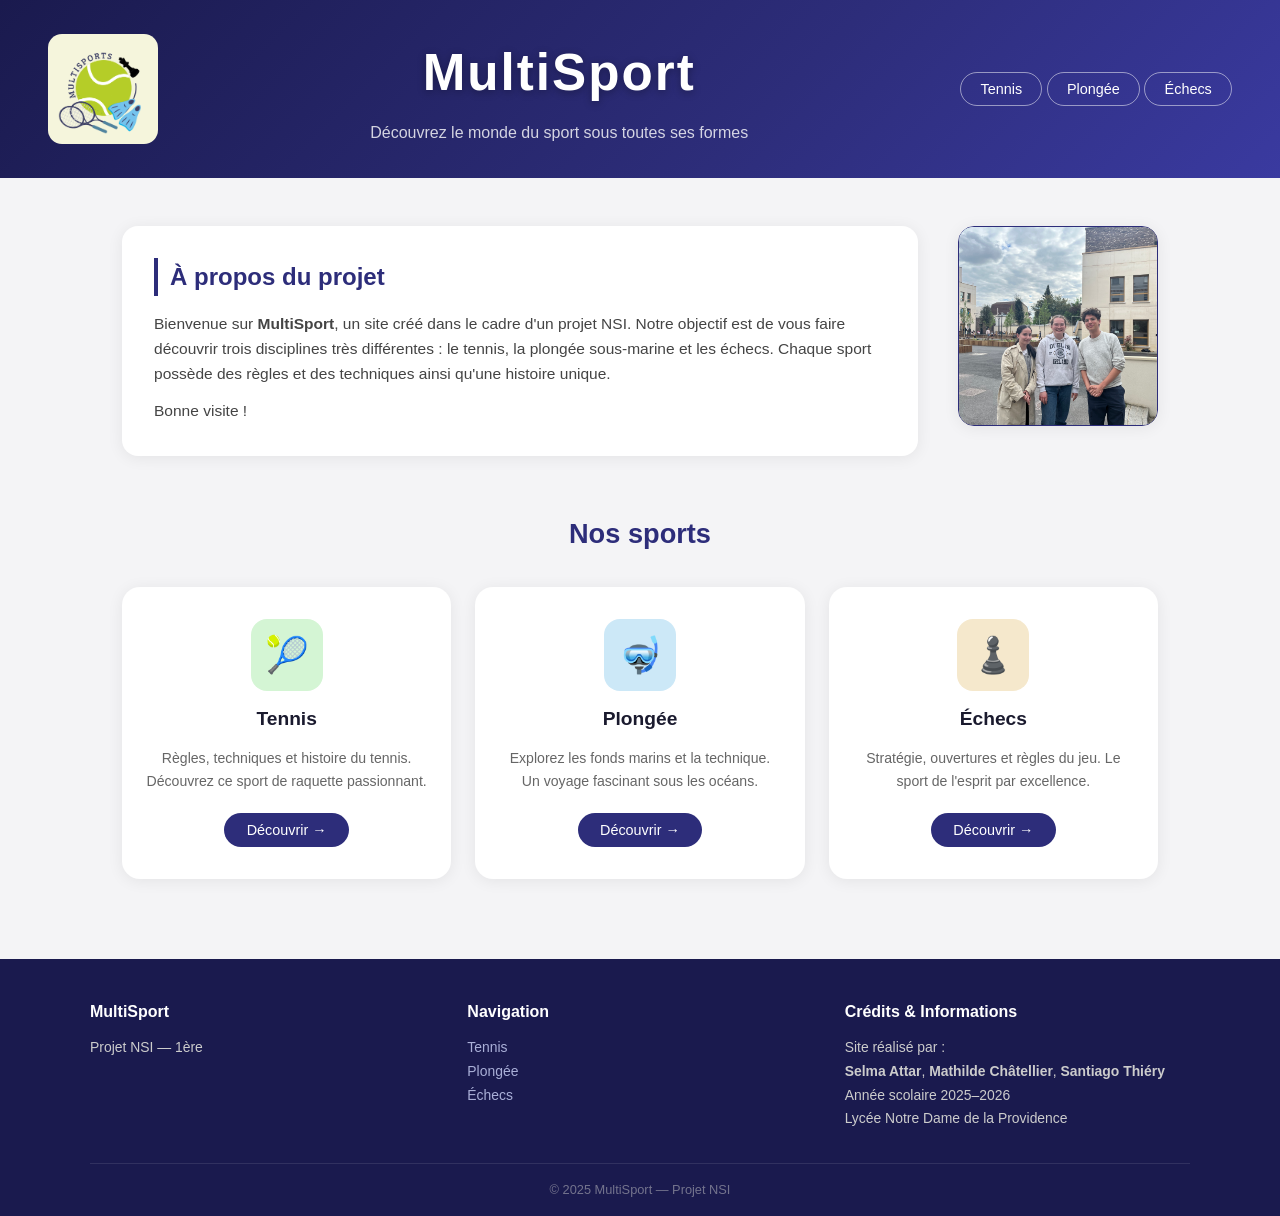
<file: page html/accueil.html>
<!DOCTYPE html>
<html lang="fr">
<head>
  <meta charset="UTF-8" />
  <meta name="viewport" content="width=device-width, initial-scale=1.0" />
  <title>MultiSport</title>
  <link rel="stylesheet" href="../CSS/accueil.css" />
</head>
<body>

  <header class="hero">
    <div class="hero-left">
      <div class="logo-placeholder" id="logo-area">
        <img src="../images/logo.png" alt="plongée">
      </div>
    </div>
    <div class="hero-title">
      <h1>MultiSport</h1>
      <p class="hero-subtitle">Découvrez le monde du sport sous toutes ses formes</p>
    </div>
    <nav class="hero-nav">
      <a href="../page html/Tennis.html" class="nav-link">Tennis</a>
      <a href="../page html/Plongée.html" class="nav-link">Plongée</a>
      <a href="../page html/Chess.html" class="nav-link">Échecs</a>
    </nav>
  </header>

  <main>

    <section class="intro-section">
      <div class="intro-text">
        <h2>À propos du projet</h2>
        <p>
          Bienvenue sur <strong>MultiSport</strong>, un site créé dans le cadre d'un projet NSI.
          Notre objectif est de vous faire découvrir trois disciplines très différentes : le tennis,
          la plongée sous-marine et les échecs. Chaque sport possède des règles et des techniques ainsi qu'une histoire unique.
        </p>
        <p>
          Bonne visite !
        </p>
      </div>
      <div class="team-photo">
        <div class="photo-placeholder" id="team-photo-area">
          <img src="../images/equipe_independante.jpeg" alt="equipe">
        </div>
      </div>
    </section>

    <section class="sports-section">
      <h2 class="section-title">Nos sports</h2>
      <div class="cards-grid">

        <div class="sport-card" id="tennis">
          <div class="card-icon tennis-icon">🎾</div>
          <h3>Tennis</h3>
          <p>Règles, techniques et histoire du tennis. Découvrez ce sport de raquette passionnant.</p>
          <button class="decouvrir-btn" onclick="window.location.href='Tennis.html'">Découvrir →</button>
        </div>

        <div class="sport-card" id="plongee">
          <div class="card-icon plongee-icon">🤿</div>
          <h3>Plongée</h3>
          <p>Explorez les fonds marins et la technique. Un voyage fascinant sous les océans.</p>
          <button class="decouvrir-btn" onclick="window.location.href='Plongée.html'">Découvrir →</button>
        </div>

        <div class="sport-card" id="echecs">
          <div class="card-icon echecs-icon">♟️</div>
          <h3>Échecs</h3>
          <p>Stratégie, ouvertures et règles du jeu. Le sport de l'esprit par excellence.</p>
          <button class="decouvrir-btn" onclick="window.location.href='Chess.html'">Découvrir →</button>
        </div>

      </div>
    </section>

  </main>

  <footer class="footer">
    <div class="footer-content">
      <div class="footer-col">
        <h4>MultiSport</h4>
        <p>Projet NSI — 1ère</p>
      </div>
      <div class="footer-col">
        <h4>Navigation</h4>
        <ul>
          <li><a href="#tennis">Tennis</a></li>
          <li><a href="#plongee">Plongée</a></li>
          <li><a href="#echecs">Échecs</a></li>
        </ul>
      </div>
      <div class="footer-col">
        <h4>Crédits &amp; Informations</h4>
        <p>Site réalisé par :<br/>
          <strong>Selma Attar</strong>, <strong>Mathilde Châtellier</strong>, <strong>Santiago Thiéry</strong>
        </p>
        <p>Année scolaire 2025–2026<br/>Lycée Notre Dame de la Providence</p>
      </div>
    </div>
    <div class="footer-bottom">
      <p>© 2025 MultiSport — Projet NSI</p>
    </div>
  </footer>
</body>
</html>
</file>
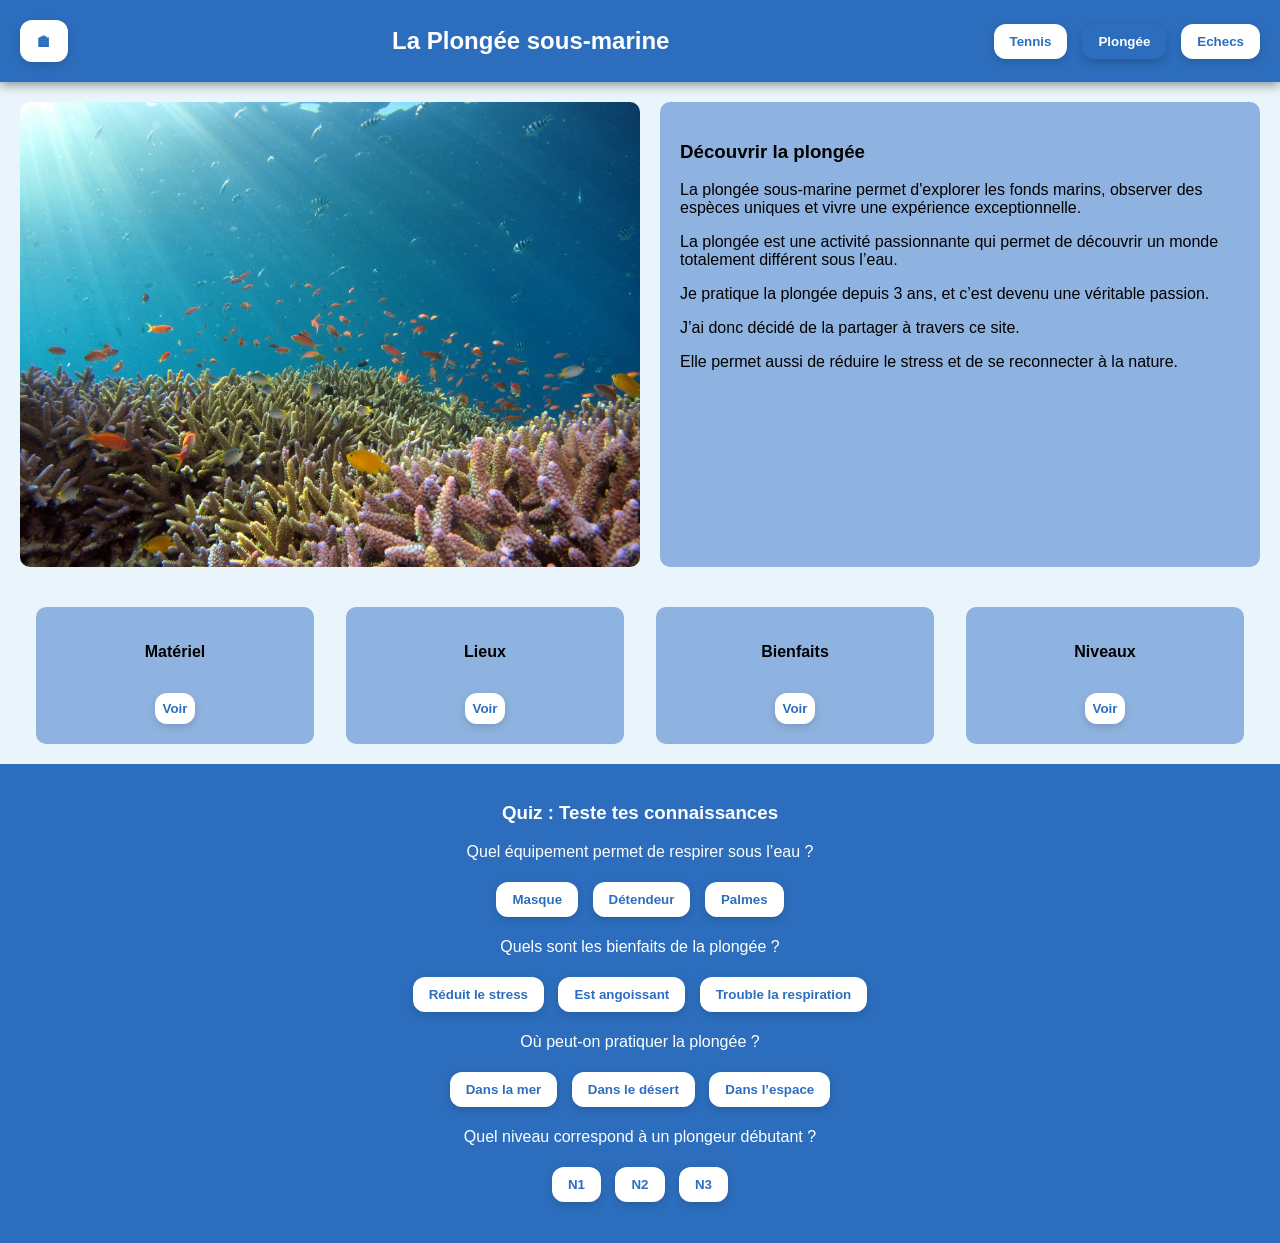
<file: page html/Plongée.html>
<!DOCTYPE html>
<html lang="fr">
<head>
    <meta charset="UTF-8">
    <title>Plongée sous-marine</title>
    <link rel="stylesheet" href="../CSS/Plongée.css">
</head>

<body>

<header>
    <button class="home-btn" onclick="window.location.href='accueil.html'">🏠︎</button>
    <h2>La Plongée sous-marine</h2>
    <nav>
        <button onclick="window.location.href='Tennis.html'">Tennis</button>
        <button class="active" onclick="window.location.href='Plongée.html'">Plongée</button>
        <button onclick="window.location.href='Chess.html'">Echecs</button>
    </nav>
</header>




    

<!-- INTRO -->
<section class="container">
    <img src="../images/image-plongee.jpg" alt="plongée">

    <div class="intro">
        <h3>Découvrir la plongée</h3>

        <p>
            La plongée sous-marine permet d'explorer les fonds marins,
            observer des espèces uniques et vivre une expérience exceptionnelle.
        </p>

        <p>
            La plongée est une activité passionnante qui permet de découvrir un monde totalement différent sous l’eau.
        </p>

        <p>
            Je pratique la plongée depuis 3 ans, et c’est devenu une véritable passion.
        </p>

        <p>
            J’ai donc décidé de la partager à travers ce site.
        </p>

        <p>
            Elle permet aussi de réduire le stress et de se reconnecter à la nature.
        </p>
    </div>
</section>

    

    






<!-- BLOCS -->
<section class="blocks">
    <div class="block">
        <h4>Matériel</h4>
        <button onclick="openPopup('materiel')">Voir</button>
    </div>
    <div class="block">
        <h4>Lieux</h4>
        <button onclick="openPopup('lieux')">Voir</button>
    </div>
    <div class="block">
        <h4>Bienfaits</h4>
        <button onclick="openPopup('bienfaits')">Voir</button>
    </div>
    <div class="block">
        <h4>Niveaux</h4>
        <button onclick="openPopup('niveaux')">Voir</button>
    </div>
</section>

<!-- POPUP -->
<div id="popup" class="popup">
    <p id="popupText"></p>

    <!-- Liste espèces (UNIQUEMENT lieux) -->
  <div id="listeEspeces" style="display:none;">
    <label>Espèces observables :</label>
    <ul id="especesList">
        <li> Poisson-clown</li>
        <li> Tortue marine</li>
        <li> Requin de récif</li>
        <li> Raie manta</li>
        <li> Coraux tropicaux</li>
    </ul>
</div>

    <br>
    <button onclick="closePopup()">Fermer</button>
</div>





  
    

<!-- QUIZ -->
<section class="quiz">
    <h3>Quiz : Teste tes connaissances</h3>

    <!-- QUESTION 1 -->
    <p>Quel équipement permet de respirer sous l’eau ?</p>
    <div>
        <button onclick="checkAnswer(this, false)">Masque</button>
        <button onclick="checkAnswer(this, true)">Détendeur</button>
        <button onclick="checkAnswer(this, false)">Palmes</button>
    </div>

    <!-- QUESTION 2 -->
    <p>Quels sont les bienfaits de la plongée ?</p>
    <div>
        <button onclick="checkAnswer(this, true)">Réduit le stress</button>
        <button onclick="checkAnswer(this, false)">Est angoissant</button>
        <button onclick="checkAnswer(this, false)">Trouble la respiration</button>
    </div>

   <!-- QUESTION 3 -->
<p>Où peut-on pratiquer la plongée ?</p>
<div>
    <button onclick="checkAnswer(this, true)">Dans la mer</button>
    <button onclick="checkAnswer(this, false)">Dans le désert</button>
    <button onclick="checkAnswer(this, false)">Dans l’espace</button>
</div>


    <!-- QUESTION 4 -->
    <p>Quel niveau correspond à un plongeur débutant ?</p>
    <div>
        <button onclick="checkAnswer(this, true)">N1</button>
        <button onclick="checkAnswer(this, false)">N2</button>
        <button onclick="checkAnswer(this, false)">N3</button>
    </div>

    <p id="result"></p>
</section>

<script src="../Script/Plongée.js"></script>

</body>
</html>
</file>
<file: CSS/accueil.css>
*, *::before, *::after {
  box-sizing: border-box;
  margin: 0;
  padding: 0;
}

body {
  font-family: 'Segoe UI', Arial, sans-serif;
  background-color: #f4f4f6;
  color: #1a1a2e;
  line-height: 1.6;
}

/* HEADER / HERO */
.hero {
  background: linear-gradient(135deg, #1a1a4e 0%, #2d2d7a 60%, #3a3aa0 100%);
  color: white;
  padding: 2rem 3rem;
  display: flex;
  align-items: center;
  justify-content: space-between;
  gap: 2rem;
  flex-wrap: wrap;
  min-height: 160px;
}

.hero-left {
  flex-shrink: 0;
}

/* Logo */
.logo-placeholder {
  width: 110px;
  height: 110px;
  border: 2px;
  border-radius: 16px;
  display: flex;
  flex-direction: column;
  align-items: center;
  justify-content: center;
  gap: 6px;
  background: rgba(255,255,255,0.08);
}

.logo-placeholder img {
  width: 100%;
  height: 100%;
  object-fit: contain;
  border-radius: 14px;
}
/* Titre central */
.hero-title {
  flex: 1;
  text-align: center;
}

.hero-title h1 {
  font-size: 3.2rem;
  font-weight: 700;
  letter-spacing: 2px;
  text-shadow: 0 2px 8px rgba(0,0,0,0.3);
}

.hero-subtitle {
  font-size: 1rem;
  opacity: 0.8;
  margin-top: 0.4rem;
}

/* Navigation */
.nav-link {
  padding: 0.5rem 1.2rem;
  border: 1.5px solid rgba(255,255,255,0.5);
  border-radius: 50px;
  color: white;
  text-decoration: none;
  font-size: 0.9rem;
}

.nav-link:hover {
  background: rgba(255,255,255,0.2);
  border-color: white;
}

/*  MAIN  */
main {
  max-width: 1100px;
  margin: 0 auto;
  padding: 3rem 2rem;
  display: flex;
  flex-direction: column;
  gap: 3.5rem;
}

/* SECTION INTRO */
.intro-section {
  display: grid;
  grid-template-columns: 1fr auto;
  gap: 2.5rem;
  align-items: start;
}

.intro-text {
  background: white;
  border-radius: 16px;
  padding: 2rem;
  box-shadow: 0 2px 16px rgba(0,0,0,0.07);
}

.intro-text h2 {
  font-size: 1.5rem;
  color: #2d2d7a;
  margin-bottom: 1rem;
  border-left: 4px solid #2d2d7a;
  padding-left: 0.75rem;
}

.intro-text p {
  color: #444;
  margin-bottom: 0.75rem;
  font-size: 0.97rem;
}

.intro-text p:last-child {
  margin-bottom: 0;
}

/* Photo équipe */
.team-photo {
  flex-shrink: 0;
}

.photo-placeholder {
  width: 200px;
  height: 200px;
  border: 1px solid #2d2d7a;
  border-radius: 16px;
  display: flex;
  flex-direction: column;
  align-items: center;
  justify-content: center;
  gap: 8px;
  background: white;
  box-shadow: 0 2px 16px rgba(0,0,0,0.07);
}

.photo-placeholder img {
  width: 100%;
  height: 100%;
  object-fit: cover;
  border-radius: 14px;
}

/* SECTION SPORTS */
.sports-section {
  text-align: center;
}

.section-title {
  font-size: 1.7rem;
  color: #2d2d7a;
  margin-bottom: 2rem;
}

.cards-grid {
  display: grid;
  grid-template-columns: repeat(3, 1fr);
  gap: 1.5rem;
}

/* SPORT CARD */
.sport-card {
  background: white;
  border-radius: 18px;
  padding: 2rem 1.5rem;
  box-shadow: 0 2px 16px rgba(0,0,0,0.07);
  display: flex;
  flex-direction: column;
  align-items: center;
  gap: 0.8rem;
}

.sport-card:hover {
  transform: translateY(-6px);
  box-shadow: 0 8px 28px rgba(45,45,122,0.15);
}

.card-icon {
  width: 72px;
  height: 72px;
  border-radius: 16px;
  font-size: 2.2rem;
  display: flex;
  align-items: center;
  justify-content: center;
}

.tennis-icon  { background: #d4f5d4; }
.plongee-icon { background: #cce8f7; }
.echecs-icon  { background: #f5e8cc; }

.sport-card h3 {
  font-size: 1.2rem;
  color: #1a1a2e;
  font-weight: 600;
}

.sport-card p {
  font-size: 0.88rem;
  color: #666;
  text-align: center;
  flex: 1;
}

/* BOUTON DÉCOUVRIR */
.decouvrir-btn {
  margin-top: 0.5rem;
  padding: 0.55rem 1.4rem;
  background: #2d2d7a;
  color: white;
  border: none;
  border-radius: 50px;
  font-size: 0.9rem;
  cursor: pointer;
}

.decouvrir-btn:hover {
  background: #1a1a4e;
  transform: scale(1.04);
}

.decouvrir-btn:active {
  transform: scale(0.97);
}

/* FOOTER */
.footer {
  background: #1a1a4e;
  color: #ccc;
  padding: 2.5rem 3rem 1rem;
  margin-top: 2rem;
}

.footer-content {
  max-width: 1100px;
  margin: 0 auto;
  display: grid;
  grid-template-columns: repeat(3, 1fr);
  gap: 2rem;
  padding-bottom: 2rem;
  border-bottom: 1px solid rgba(255,255,255,0.1);
}

.footer-col h4 {
  color: white;
  font-size: 1rem;
  margin-bottom: 0.75rem;
}

.footer-col p,
.footer-col li {
  font-size: 0.87rem;
  line-height: 1.7;
}

.footer-col ul {
  list-style: none;
}

.footer-col a {
  color: #aab0d8;
  text-decoration: none;
  transition: color 0.2s;
}

.footer-col a:hover {
  color: white;
}

.footer-bottom {
  max-width: 1100px;
  margin: 0 auto;
  padding-top: 1rem;
  text-align: center;
  font-size: 0.8rem;
  opacity: 0.5;
}
</file>
<file: CSS/Plongée.css>
body {
    font-family: Arial, sans-serif;
    margin: 0;
    background-color: #eaf4fb;
}

/* HEADER */
header {
    background-color: #2c6ebd;
    color: white;
    padding: 15px 20px;
    display: grid;
    grid-template-columns: 1fr auto 1fr;
    align-items: center;
    box-shadow: 0 3px 10px rgba(0,0,0,0.4);
}

header h2 {
    margin: 0;
    text-align: center;
}

header nav {
    display: flex;
    gap: 5px;
    justify-content: flex-end;
}

/* BOUTONS */
button {
    padding: 10px 16px;
    margin: 5px;
    border: none;
    border-radius: 12px;
    cursor: pointer;
    font-weight: bold;
    transition: all 0.25s ease;
    background: white;
    color: #2c6ebd;
    box-shadow: 0 3px 8px rgba(0,0,0,0.15);
    font-family: inherit;
}

button:hover {
    transform: translateY(-3px);
    background: #2c6ebd;
    color: white;
    box-shadow: 0 6px 14px rgba(0,0,0,0.25);
}

button:active {
    transform: scale(0.95);
}

.active {
    background-color: #2c6ebd;
    color: white;
    box-shadow: 0 4px 10px rgba(0,0,0,0.2);
}

.home-btn {
    width: 48px;
    height: 42px;
    padding: 0;
    display: flex;
    align-items: center;
    justify-content: center;
    font-size: 1.1rem;
}

/* INTRO */
.container {
    display: flex;
    padding: 20px;
}

.container img {
    width: 50%;
    border-radius: 10px;
}

.intro {
    background-color: #8fb3e0;
    padding: 20px;
    margin-left: 20px;
    border-radius: 10px;
}

/* BLOCS */
.blocks {
    display: flex;
    justify-content: space-around;
    margin: 20px;
}

.block {
    background-color: #8fb3e0;
    padding: 15px;
    width: 20%;
    text-align: center;
    border-radius: 10px;
}

.block button {
    margin-top: 10px;
    padding: 8px;
}

/* POPUP */
.popup {
    display: none;
    position: fixed;
    top: 25%;
    left: 30%;
    width: 40%;
    background: white;
    padding: 20px;
    border-radius: 10px;
    border: 2px solid black;

    /* LISTE ESPÈCES - Style amélioré */
#listeEspeces {
    margin-top: 15px;
    padding: 12px;
    background: linear-gradient(135deg, #eaf4fb, #c8e6f5);
    border-radius: 10px;
    border: 1px solid #2c6ebd;
}

#listeEspeces label {
    display: block;
    font-weight: bold;
    color: #2c6ebd;
    margin-bottom: 8px;
    font-size: 14px;
    letter-spacing: 0.5px;
}

#listeEspeces select {
    width: 100%;
    padding: 10px 14px;
    border: 2px solid #2c6ebd;
    border-radius: 10px;
    background: white;
    color: #2c6ebd;
    font-size: 15px;
    font-weight: bold;
    cursor: pointer;
    appearance: none;                        /* cache la flèche native */
    -webkit-appearance: none;
    background-image: url("data:image/svg+xml;utf8,<svg xmlns='http://www.w3.org/2000/svg' width='12' height='8' viewBox='0 0 12 8'><path fill='%232c6ebd' d='M6 8L0 0h12z'/></svg>");
    background-repeat: no-repeat;
    background-position: right 12px center;
    transition: all 0.25s ease;
    box-shadow: 0 3px 8px rgba(44, 110, 189, 0.15);
}

#listeEspeces select:hover {
    border-color: #1a4e8f;
    box-shadow: 0 5px 14px rgba(44, 110, 189, 0.3);
    transform: translateY(-2px);
}

#listeEspeces select:focus {
    outline: none;
    border-color: #1a4e8f;
    box-shadow: 0 0 0 3px rgba(44, 110, 189, 0.2);
}

#listeEspeces option {
    color: #2c6ebd;
    font-weight: bold;
    padding: 8px;
}
#especesList {
    list-style: none;
    padding: 0;
    margin: 10px 0 0 0;
}

#especesList li {
    background: white;
    color: #2c6ebd;
    font-weight: bold;
    padding: 10px 14px;
    margin: 6px 0;
    border-radius: 10px;
    border: 2px solid #2c6ebd;
    box-shadow: 0 3px 8px rgba(44, 110, 189, 0.15);
    transition: all 0.2s ease;
    cursor: default;
}

#especesList li:hover {
    background: #2c6ebd;
    color: white;
    transform: translateX(5px);
}
}

/* QUIZ */
.quiz {
    background-color: #2c6ebd;
    color: white;
    padding: 20px;
    text-align: center;
}

.ocean {
    position: relative;
    width: 100%;
    height: 500px;
    overflow: hidden;
    border-radius: 12px;
}



/* HEADER */
header {
    background-color: #2c6ebd;
    color: white;
    padding: 15px;
    display: flex;
    justify-content: space-between;
}


 button {
    padding: 10px 16px;
    margin: 5px;
    border: none;
    border-radius: 12px;
    cursor: pointer;
    font-weight: bold;
    transition: all 0.25s ease;
    background: white;
    color: #2c6ebd;
    box-shadow: 0 3px 8px rgba(0,0,0,0.15);
}

button:hover {
    transform: translateY(-3px);
    background: #2c6ebd;
    color: white;
    box-shadow: 0 6px 14px rgba(0,0,0,0.25);
}

button:active {
    transform: scale(0.95);
}

.active {
    background-color: #2c6ebd;
    color: white;
    box-shadow: 0 4px 10px rgba(0,0,0,0.2);
}

/* INTRO */
.container {
    display: flex;
    padding: 20px;
}

.container img {
    width: 50%;
    border-radius: 10px;
}

.intro {
    background-color: #8fb3e0;
    padding: 20px;
    margin-left: 20px;
    border-radius: 10px;
}

/* BLOCS */
.blocks {
    display: flex;
    justify-content: space-around;
    margin: 20px;
}

.block {
    background-color: #8fb3e0;
    padding: 15px;
    width: 20%;
    text-align: center;
    border-radius: 10px;
}

.block button {
    margin-top: 10px;
    padding: 8px;
}

/* POPUP */
.popup {
    display: none;
    position: fixed;
    top: 25%;
    left: 30%;
    width: 40%;
    background: white;
    padding: 20px;
    border-radius: 10px;
    border: 2px solid black;

    /* LISTE ESPÈCES - Style amélioré */
#listeEspeces {
    margin-top: 15px;
    padding: 12px;
    background: linear-gradient(135deg, #eaf4fb, #c8e6f5);
    border-radius: 10px;
    border: 1px solid #2c6ebd;
}

#listeEspeces label {
    display: block;
    font-weight: bold;
    color: #2c6ebd;
    margin-bottom: 8px;
    font-size: 14px;
    letter-spacing: 0.5px;
}

#listeEspeces select {
    width: 100%;
    padding: 10px 14px;
    border: 2px solid #2c6ebd;
    border-radius: 10px;
    background: white;
    color: #2c6ebd;
    font-size: 15px;
    font-weight: bold;
    cursor: pointer;
    appearance: none;                        /* cache la flèche native */
    -webkit-appearance: none;
    background-image: url("data:image/svg+xml;utf8,<svg xmlns='http://www.w3.org/2000/svg' width='12' height='8' viewBox='0 0 12 8'><path fill='%232c6ebd' d='M6 8L0 0h12z'/></svg>");
    background-repeat: no-repeat;
    background-position: right 12px center;
    transition: all 0.25s ease;
    box-shadow: 0 3px 8px rgba(44, 110, 189, 0.15);
}

#listeEspeces select:hover {
    border-color: #1a4e8f;
    box-shadow: 0 5px 14px rgba(44, 110, 189, 0.3);
    transform: translateY(-2px);
}

#listeEspeces select:focus {
    outline: none;
    border-color: #1a4e8f;
    box-shadow: 0 0 0 3px rgba(44, 110, 189, 0.2);
}

#listeEspeces option {
    color: #2c6ebd;
    font-weight: bold;
    padding: 8px;
}
#especesList {
    list-style: none;
    padding: 0;
    margin: 10px 0 0 0;
}

#especesList li {
    background: white;
    color: #2c6ebd;
    font-weight: bold;
    padding: 10px 14px;
    margin: 6px 0;
    border-radius: 10px;
    border: 2px solid #2c6ebd;
    box-shadow: 0 3px 8px rgba(44, 110, 189, 0.15);
    transition: all 0.2s ease;
    cursor: default;
}

#especesList li:hover {
    background: #2c6ebd;
    color: white;
    transform: translateX(5px);
}
}

/* QUIZ */
.quiz {
    background-color: #2c6ebd;
    color: white;
    padding: 20px;
    text-align: center;
}

.ocean {
    position: relative;
    width: 100%;
    height: 500px;
    overflow: hidden;
    border-radius: 12px;
}



/* HEADER */
header {
    background-color: #2c6ebd;
    color: white;
    padding: 15px;
    display: flex;
    justify-content: space-between;
}


 button {
    padding: 10px 16px;
    margin: 5px;
    border: none;
    border-radius: 12px;
    cursor: pointer;
    font-weight: bold;
    transition: all 0.25s ease;
    background: white;
    color: #2c6ebd;
    box-shadow: 0 3px 8px rgba(0,0,0,0.15);
}

button:hover {
    transform: translateY(-3px);
    background: #2c6ebd;
    color: white;
    box-shadow: 0 6px 14px rgba(0,0,0,0.25);
}

button:active {
    transform: scale(0.95);
}

.active {
    background-color: #2c6ebd;
    color: white;
    box-shadow: 0 4px 10px rgba(0,0,0,0.2);
}

/* INTRO */
.container {
    display: flex;
    padding: 20px;
}

.container img {
    width: 50%;
    border-radius: 10px;
}

.intro {
    background-color: #8fb3e0;
    padding: 20px;
    margin-left: 20px;
    border-radius: 10px;
}

/* BLOCS */
.blocks {
    display: flex;
    justify-content: space-around;
    margin: 20px;
}

.block {
    background-color: #8fb3e0;
    padding: 15px;
    width: 20%;
    text-align: center;
    border-radius: 10px;
}

.block button {
    margin-top: 10px;
    padding: 8px;
}

/* POPUP */
.popup {
    display: none;
    position: fixed;
    top: 25%;
    left: 30%;
    width: 40%;
    background: white;
    padding: 20px;
    border-radius: 10px;
    border: 2px solid black;
}

/* QUIZ */
.quiz {
    background-color: #2c6ebd;
    color: white;
    padding: 20px;
    text-align: center;
}

.ocean {
    position: relative;
    width: 100%;
    height: 500px;
    overflow: hidden;
    border-radius: 12px;
}
</file>
